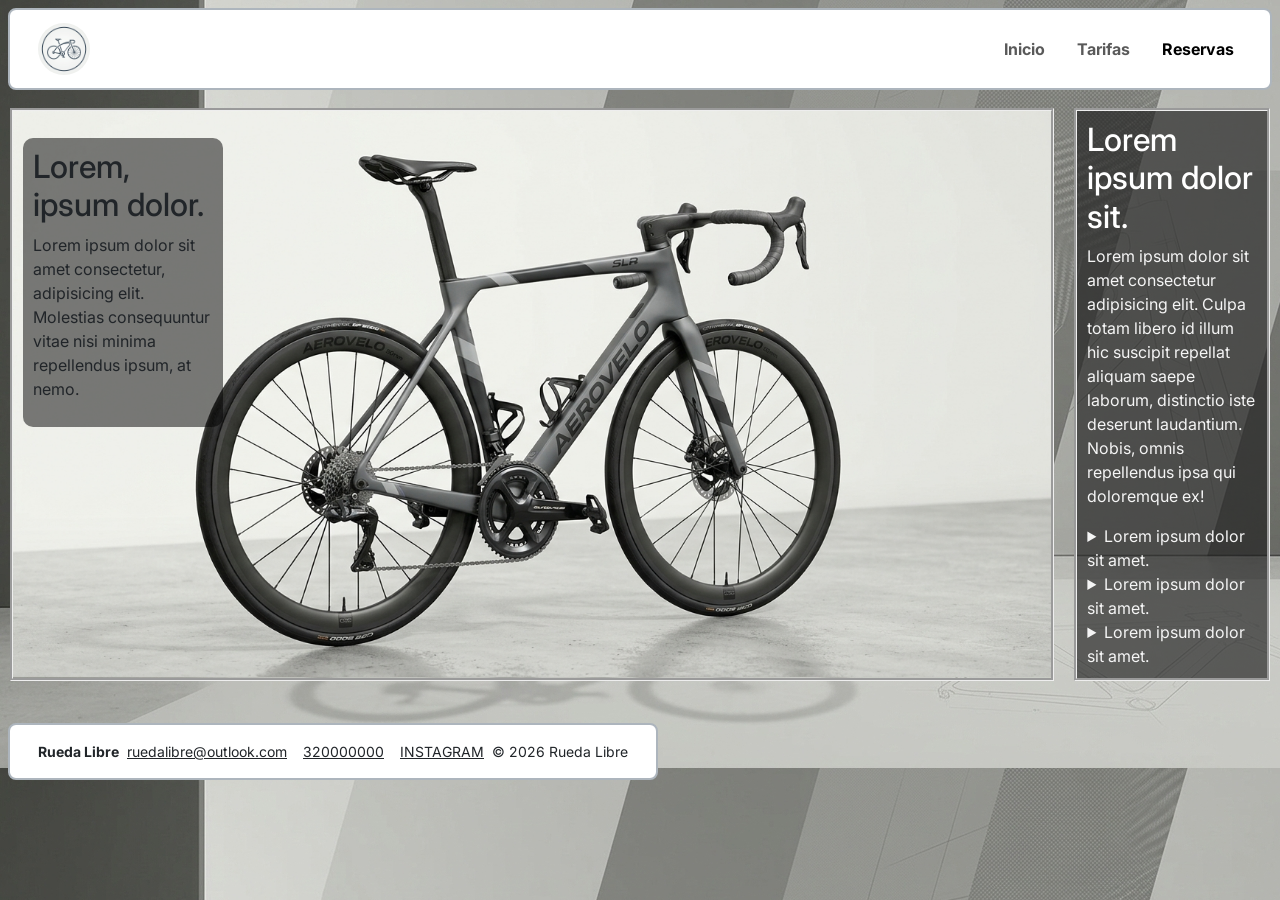
<file: index.html>
<!DOCTYPE html>
<html lang="en">
<head>
    <meta charset="UTF-8">
    <meta name="viewport" content="width=device-width, initial-scale=1.0">
    <title>Rueda Libre </title>
    <link href="https://cdn.jsdelivr.net/npm/bootstrap@5.3.3/dist/css/bootstrap.min.css" rel="stylesheet">
    <link rel="stylesheet" href="./style/style.css">
    <link rel="icon" type="icon-img" href="./img/icon-img.jpeg">
    <link rel="preconnect" href="https://fonts.googleapis.com">
    <link rel="preconnect" href="https://fonts.gstatic.com" crossorigin>
    <link href="https://fonts.googleapis.com/css2?family=Inter:wght@400;500;600;700;800&family=Roboto+Mono:wght@400;500&display=swap" rel="stylesheet">
    <link rel="stylesheet" href="https://cdnjs.cloudflare.com/ajax/libs/font-awesome/6.7.2/css/all.min.css">
  

</head>
<body>

    <header class="p-2">
    <nav class="navbar navbar-expand-md bg-white border border-2 border-dark-subtle rounded-3 px-3">
    <div class="container-fluid">

      <a class="navbar-brand" href="../index.html">
        <img src="../img/icon-img.jpeg" alt="Logo de la página"
             width="52" height="52" class="rounded-circle object-fit-cover">
      </a>

      <button class="navbar-toggler" type="button"
              data-bs-toggle="collapse" data-bs-target="#menu"
              aria-controls="menu" aria-expanded="false" aria-label="Abrir menú">
        <span class="navbar-toggler-icon"></span>
      </button>

      <div class="collapse navbar-collapse" id="menu">
        <ul class="navbar-nav ms-auto gap-md-3">
          <li class="nav-item">
            <a class="nav-link fw-bold" href="./index.html">Inicio</a>
          </li>
          <li class="nav-item">
            <a class="nav-link fw-bold" href="./page/tarifas.html">Tarifas</a>
          </li>
          <li class="nav-item">
            <a class="nav-link fw-bold active" aria-current="page" href="./page/reservas.html">Reservas</a>
          </li>
        </ul>
      </div>

    </div>
    </nav>
    </header>

    <main>
        <section class="container-img">
            <img id="img-pr" src="./img/img-bike.jpeg" alt="Imagen de la presentacion de la bicicleta">
            <div class="text-img">
                <h2>Lorem, ipsum dolor.</h2>
                <p>Lorem ipsum dolor sit amet consectetur, adipisicing elit. Molestias consequuntur vitae nisi minima repellendus ipsum, at nemo.</p>

            </div>
            

        </section>
        <aside>
            <h2>Lorem ipsum dolor sit.</h2>
            <p>Lorem ipsum dolor sit amet consectetur adipisicing elit. Culpa totam libero id illum hic suscipit repellat aliquam saepe laborum, distinctio iste deserunt laudantium. Nobis, omnis repellendus ipsa qui doloremque ex!</p>
            <details>
                <summary>Lorem ipsum dolor sit amet.</summary>
                <p>Lorem ipsum dolor sit amet consectetur adipisicing elit. Tempore, quam?</p>
            </details>
            <details>
                <summary>Lorem ipsum dolor sit amet.</summary>
                <p>Lorem ipsum dolor sit amet consectetur adipisicing elit. Tempore, quam?</p>
            </details>
            <details>
                <summary>Lorem ipsum dolor sit amet.</summary>
                <p>Lorem ipsum dolor sit amet consectetur adipisicing elit. Tempore, quam?</p>
            </details>

        </aside>

    </main>
    <footer class="p-2 mt-4">
  <div class="bg-white text-dark border border-2 border-dark-subtle rounded-3 px-3 py-3">
    <div class="container-fluid d-flex flex-column flex-md-row justify-content-between align-items-center gap-2 small">

      <span class="fw-bold">Rueda Libre</span>

      <ul class="list-unstyled d-flex flex-wrap justify-content-center gap-3 mb-0">
        <li><a class="link-dark" href="mailto:correo@ejemplo.com">ruedalibre@outlook.com</a></li>
        <li><a class="link-dark" href="tel:+570000000000">320000000</a></li>
        <li><a class="link-dark" href="#">INSTAGRAM</a></li>
      </ul>

      <span>© 2026 Rueda Libre </span>

    </div>
  </div>
</footer>



    
</body>
</html>
</file>
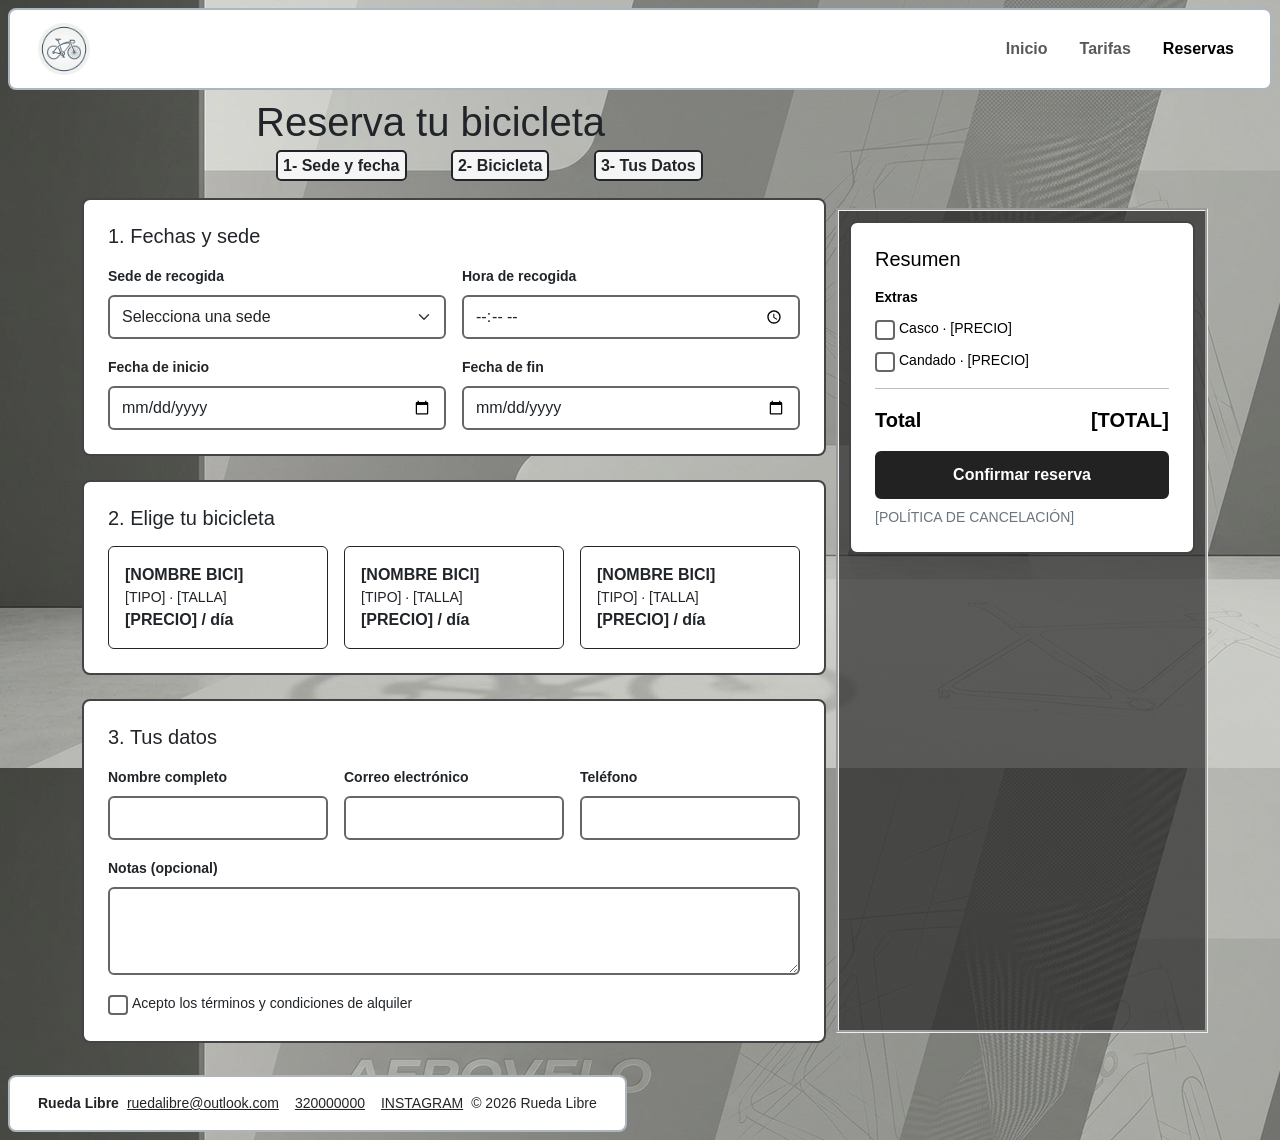
<file: page/reservas.html>
<!DOCTYPE html>
<html lang="en">
<head>
    <meta charset="UTF-8">
    <meta name="viewport" content="width=device-width, initial-scale=1.0">
    <title>Reservas</title>
    
    <link href="https://cdn.jsdelivr.net/npm/bootstrap@5.3.3/dist/css/bootstrap.min.css" rel="stylesheet">
   
    <style>
    .caja {
      border: 2px solid #444;
      border-radius: 8px;
      background: #fff;
    }
    .form-control,
    .form-select {
      border: 2px solid #666;
      border-radius: 6px;
      min-height: 44px;
    }
    .form-label { font-weight: 700; font-size: .875rem; }
    .form-check-input { width: 1.25rem; height: 1.25rem; border: 2px solid #666; }
    .btn-reservar {
      background: #222; color: #fff;
      border: 2px solid #222; border-radius: 6px;
      min-height: 48px; font-weight: 700;
    }
    .btn-reservar:hover { background: #000; color: #fff; }
  </style>
   <link rel="stylesheet" href="../style/style.css">
</head>
<body>
    <header class="p-2">
    <nav class="navbar navbar-expand-md bg-white border border-2 border-dark-subtle rounded-3 px-3">
    <div class="container-fluid">

      <a class="navbar-brand" href="../index.html">
        <img src="../img/icon-img.jpeg" alt="Logo de la página"
             width="52" height="52" class="rounded-circle object-fit-cover">
      </a>

      <button class="navbar-toggler" type="button"
              data-bs-toggle="collapse" data-bs-target="#menu"
              aria-controls="menu" aria-expanded="false" aria-label="Abrir menú">
        <span class="navbar-toggler-icon"></span>
      </button>

      <div class="collapse navbar-collapse" id="menu">
        <ul class="navbar-nav ms-auto gap-md-3">
          <li class="nav-item">
            <a class="nav-link fw-bold" href="../index.html">Inicio</a>
          </li>
          <li class="nav-item">
            <a class="nav-link fw-bold" href="./tarifas.html">Tarifas</a>
          </li>
          <li class="nav-item">
            <a class="nav-link fw-bold active" aria-current="page" href="./reservas.html">Reservas</a>
          </li>
        </ul>
      </div>

    </div>
    </nav>
    </header>
        <div style=" font-weight: bold;
    margin-left: 20vw;
    gap: 20px;">
            <h1>Reserva tu bicicleta</h1>
            <span style="margin: 20px;
    padding: 5px;
    border: 2px solid ;
    border-radius: 5px;
    background-color: #F5F5F5">1- Sede y fecha</span>
            <span style="margin: 20px;
    padding: 5px;
    border: 2px solid ;
    border-radius: 5px;
    background-color: #F5F5F5">2- Bicicleta</span>
            <span style="margin: 20px;
    padding: 5px;
    border: 2px solid ;
    border-radius: 5px;
    background-color: #F5F5F5">3- Tus Datos</span>
        </div>
    
    <main class="container py-4<">
      
        

    <form action="#" method="post" novalidate>
      <div id="contenedor-form">

        <div class="col-lg-8">

          <section class="caja p-4 mb-4" id="fechas">
            <h2 class="h5 mb-3">1. Fechas y sede</h2>
            <div class="row g-3">
              <div class="col-md-6">
                <label for="sede" class="form-label">Sede de recogida</label>
                <select id="sede" name="sede" class="form-select" required>
                  <option value="" selected>Selecciona una sede</option>
                  <option value="1">[SEDE 1]</option>
                  <option value="2">[SEDE 2]</option>
                </select>
              </div>
              <div class="col-md-6">
                <label for="hora" class="form-label">Hora de recogida</label>
                <input type="time" id="hora" name="hora" class="form-control" required>
              </div>
              <div class="col-md-6">
                <label for="inicio" class="form-label">Fecha de inicio</label>
                <input type="date" id="inicio" name="inicio" class="form-control" required>
              </div>
              <div class="col-md-6">
                <label for="fin" class="form-label">Fecha de fin</label>
                <input type="date" id="fin" name="fin" class="form-control" required>
              </div>
            </div>
          </section>

          <section class="caja p-4 mb-4" id="bicicleta">
            <h2 class="h5 mb-3">2. Elige tu bicicleta</h2>
            <div class="row g-3">

              <div class="col-sm-6 col-xl-4">
                <input type="radio" class="btn-check" name="bici" id="bici1" value="1" required>
                <label class="btn btn-outline-dark w-100 text-start p-3" for="bici1">
                  <strong class="d-block">[NOMBRE BICI]</strong>
                  <span class="small d-block">[TIPO] · [TALLA]</span>
                  <strong>[PRECIO] / día</strong>
                </label>
              </div>

              <div class="col-sm-6 col-xl-4">
                <input type="radio" class="btn-check" name="bici" id="bici2" value="2">
                <label class="btn btn-outline-dark w-100 text-start p-3" for="bici2">
                  <strong class="d-block">[NOMBRE BICI]</strong>
                  <span class="small d-block">[TIPO] · [TALLA]</span>
                  <strong>[PRECIO] / día</strong>
                </label>
              </div>

              <div class="col-sm-6 col-xl-4">
                <input type="radio" class="btn-check" name="bici" id="bici3" value="3">
                <label class="btn btn-outline-dark w-100 text-start p-3" for="bici3">
                  <strong class="d-block">[NOMBRE BICI]</strong>
                  <span class="small d-block">[TIPO] · [TALLA]</span>
                  <strong>[PRECIO] / día</strong>
                </label>
              </div>

            </div>
          </section>

          <section class="caja p-4" id="datos">
            <h2 class="h5 mb-3">3. Tus datos</h2>
            <div class="row g-3">
              <div class="col-md-4">
                <label for="nombre" class="form-label">Nombre completo</label>
                <input type="text" id="nombre" name="nombre" class="form-control" autocomplete="name" required>
              </div>
              <div class="col-md-4">
                <label for="correo" class="form-label">Correo electrónico</label>
                <input type="email" id="correo" name="correo" class="form-control" autocomplete="email" required>
              </div>
              <div class="col-md-4">
                <label for="telefono" class="form-label">Teléfono</label>
                <input type="tel" id="telefono" name="telefono" class="form-control" autocomplete="tel" required>
              </div>
              <div class="col-12">
                <label for="notas" class="form-label">Notas (opcional)</label>
                <textarea id="notas" name="notas" class="form-control" rows="3"></textarea>
              </div>
              <div class="col-12">
                <div class="form-check">
                  <input class="form-check-input" type="checkbox" id="terminos" name="terminos" required>
                  <label class="form-check-label small" for="terminos">
                    Acepto los términos y condiciones de alquiler
                  </label>
                </div>
              </div>
            </div>
          </section>
        </div>

        <aside class="col-lg-4 c" >
          <div class="caja p-4 sticky-lg-top" style="top: 1rem; color: #000;">
            <h2 class="h5 mb-3">Resumen</h2>

            <p class="small fw-bold mb-2">Extras</p>
            <div class="form-check mb-2">
              <input class="form-check-input" type="checkbox" id="casco" name="extras" value="casco">
              <label class="form-check-label small" for="casco">Casco · [PRECIO]</label>
            </div>
            <div class="form-check mb-3">
              <input class="form-check-input" type="checkbox" id="candado" name="extras" value="candado">
              <label class="form-check-label small" for="candado">Candado · [PRECIO]</label>
            </div>

            <hr>
            <div class="d-flex justify-content-between fs-5 fw-bold mb-3">
              <span>Total</span><span>[TOTAL]</span>
            </div>

            <button type="button" class="btn btn-reservar w-100">Confirmar reserva</button>
            <p class="small text-secondary mt-2 mb-0">[POLÍTICA DE CANCELACIÓN]</p>
          </div>
        </aside>

      </div>
    </form>
    
    </main>
    <footer class="p-2 mt-4">
  <div class="bg-white text-dark border border-2 border-dark-subtle rounded-3 px-3 py-3">
    <div class="container-fluid d-flex flex-column flex-md-row justify-content-between align-items-center gap-2 small">

      <span class="fw-bold">Rueda Libre</span>

      <ul class="list-unstyled d-flex flex-wrap justify-content-center gap-3 mb-0">
        <li><a class="link-dark" href="mailto:correo@ejemplo.com">ruedalibre@outlook.com</a></li>
        <li><a class="link-dark" href="tel:+570000000000">320000000</a></li>
        <li><a class="link-dark" href="#">INSTAGRAM</a></li>
      </ul>

      <span>© 2026 Rueda Libre </span>

    </div>
  </div>
</footer>


  

    
    <script src="https://cdn.jsdelivr.net/npm/bootstrap@5.3.3/dist/js/bootstrap.bundle.min.js"></script>
</body>
</html>
</file>
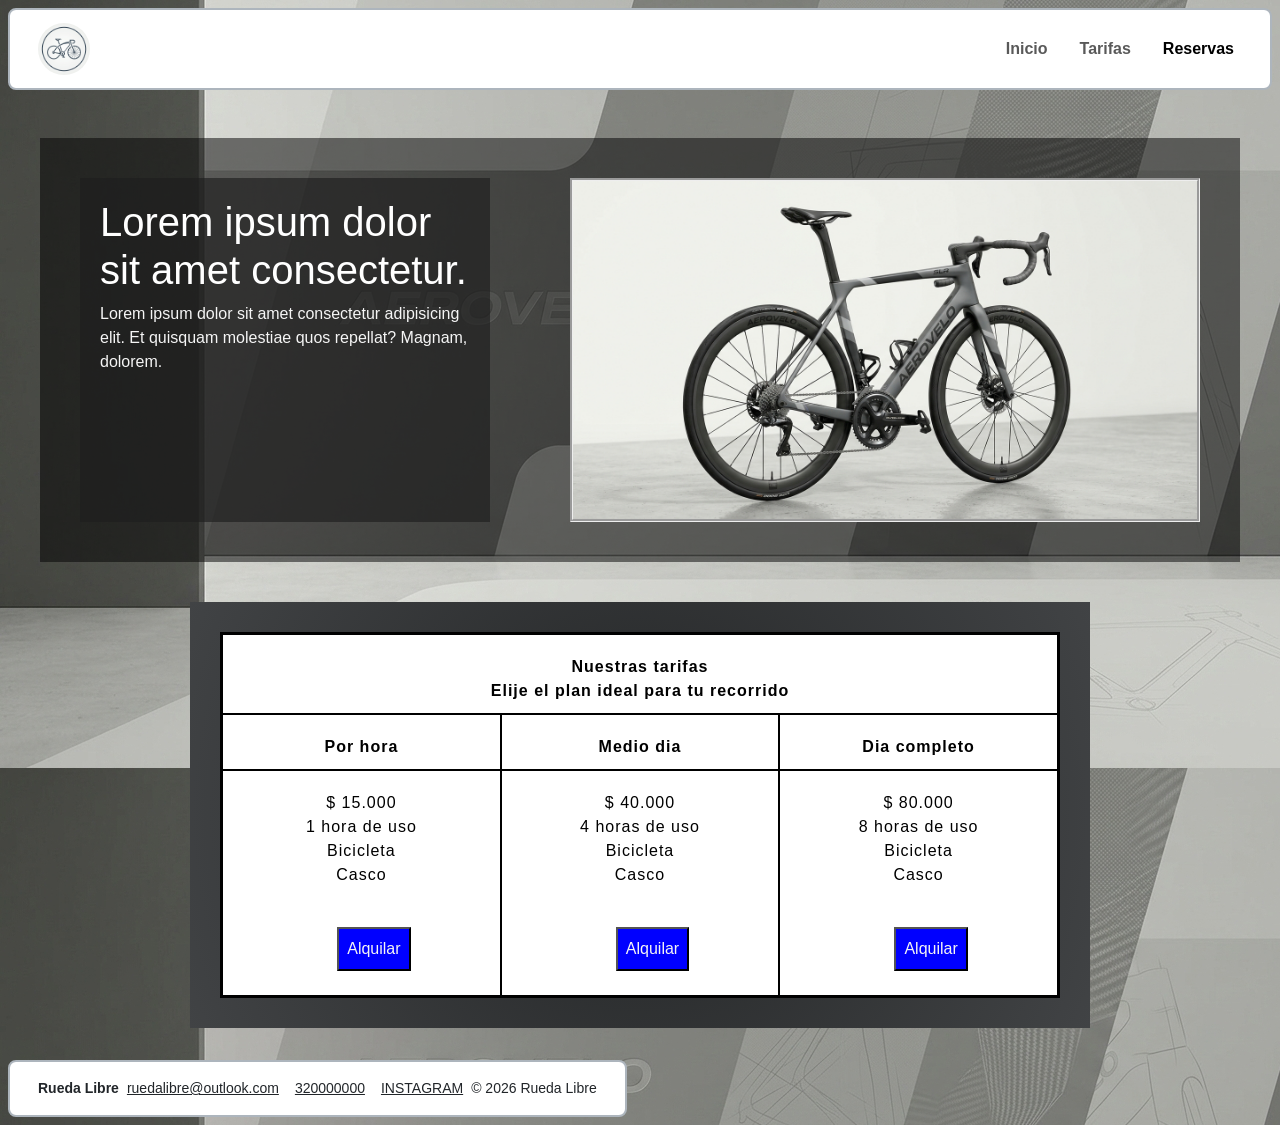
<file: page/tarifas.html>
<!DOCTYPE html>
<html lang="en">
<head>
    <meta charset="UTF-8">
    <meta name="viewport" content="width=device-width, initial-scale=1.0">
    <link href="https://cdn.jsdelivr.net/npm/bootstrap@5.3.3/dist/css/bootstrap.min.css" rel="stylesheet">
    <link rel="stylesheet" href="../style/style.css">
    <link rel="icon" type="icon-img" href="./img/icon-img.jpeg">
    
    <title>Tarifas || Bicicletas</title>
</head>
<body>
    <header class="p-2">
    <nav class="navbar navbar-expand-md bg-white border border-2 border-dark-subtle rounded-3 px-3">
    <div class="container-fluid">

      <a class="navbar-brand" href="../index.html">
        <img src="../img/icon-img.jpeg" alt="Logo de la página"
             width="52" height="52" class="rounded-circle object-fit-cover">
      </a>

      <button class="navbar-toggler" type="button"
              data-bs-toggle="collapse" data-bs-target="#menu"
              aria-controls="menu" aria-expanded="false" aria-label="Abrir menú">
        <span class="navbar-toggler-icon"></span>
      </button>

      <div class="collapse navbar-collapse" id="menu">
        <ul class="navbar-nav ms-auto gap-md-3">
          <li class="nav-item">
            <a class="nav-link fw-bold" href="../index.html">Inicio</a>
          </li>
          <li class="nav-item">
            <a class="nav-link fw-bold" href="./tarifas.html">Tarifas</a>
          </li>
          <li class="nav-item">
            <a class="nav-link fw-bold active" aria-current="page" href="./reservas.html">Reservas</a>
          </li>
        </ul>
      </div>

    </div>
    </nav>
    </header>
    <main id="main-tarifas">
        <section class="presentacion-tarifas">
            <img class="img-tarifas" src="../img/img-bike.jpeg" alt="">
            <div class="content-tarifas-img">
                <h1>Lorem ipsum dolor sit amet consectetur.</h1>
                <p>Lorem ipsum dolor sit amet consectetur adipisicing elit. Et quisquam molestiae quos repellat? Magnam, dolorem.</p>
            </div>

        </section>
        <section class="table-st">
            <table>
                <thead>
                    <tr>
                        <th scope="row" colspan="3"><Strong>Nuestras tarifas</Strong> <br> Elije el plan ideal para tu recorrido</th>
                    </tr>
                    <tr>
                        <th scope="col">Por hora </th>
                        <th scope="col">Medio dia</th>
                        <th scope="col">Dia completo</th>
                    </tr>
                </thead>
                <tbody>
                    <tr>
                        <td>
                            $ 15.000 <br>
                            1 hora de uso <br>
                            Bicicleta <br>
                            Casco <br>

                            <button class="button-table" type="button">Alquilar</button>
                        </td>
    
                        <td>
                            $ 40.000 <br>
                            4 horas de uso <br>
                            Bicicleta <br>
                            Casco <br>
                            

                            <button class="button-table" type="button">Alquilar</button>
                        </td>
                        <td>
                            $ 80.000 <br>
                            8 horas de uso <br>
                            Bicicleta <br>
                            Casco <br>
                            

                            <button class="button-table" type="button">Alquilar</button>
                        </td>
                       
            
                    </tr>

                    <tr>
                        
                        
                       
                    </tr>
                </tbody>


            </table>
        </section>
        
    </main>
    <footer class="p-2 mt-4">
  <div class="bg-white text-dark border border-2 border-dark-subtle rounded-3 px-3 py-3">
    <div class="container-fluid d-flex flex-column flex-md-row justify-content-between align-items-center gap-2 small">

      <span class="fw-bold">Rueda Libre</span>

      <ul class="list-unstyled d-flex flex-wrap justify-content-center gap-3 mb-0">
        <li><a class="link-dark" href="mailto:correo@ejemplo.com">ruedalibre@outlook.com</a></li>
        <li><a class="link-dark" href="tel:+570000000000">320000000</a></li>
        <li><a class="link-dark" href="#">INSTAGRAM</a></li>
      </ul>

      <span>© 2026 Rueda Libre </span>

    </div>
  </div>
</footer>

    
</body>
</html>
</file>
<file: style/style.css>
body {
    background-image: url('../img/background-img.jpeg');
    font-family: 'Inter', sans-serif;
    


}

.navbar {
    display: flex;
    border-style: groove;
    justify-content: space-between;
    border-radius: 10px;
    background-color: rgba(0, 0, 0, 0.5);

}
#img {
    width: 40px;
    height: auto;
    border-radius: 50%;
    padding: 20px;
    

}
.nav-items {
    display: flex;
    padding: 20px;
    list-style-type: none;
    

    
}
.nav-items a {
    justify-content: center;
    padding: 10px;
    text-decoration: none;
    color:#F5F5F5;
    font-family: 'Inter', sans-serif;
    font-size: large;
    font-weight: bold;

    
}
.nav-items a:hover {
    color: blue;
}
#img-pr {
    width: 100%;
    height: auto;
    display: block;
}

.container-img{
    border-style: groove;
    position: relative;
    display: inline-grid;
    margin: 10px;
    
}
.text-img {

    position: absolute;
    top: 3%;
    width: 200px;
    height: auto;
    padding: 10px;
    background-color: rgba(0, 0, 0, 0.5);
    border-radius: 10px;
    margin: 10px;




}
main{
    display: flex;
    flex-direction: row;
    justify-content: space-between;
    
}
main aside{
    width: 20vw;
    background-color: rgba(30, 30, 30, 0.65);
    margin: 10px;
    border-style: groove;
    padding: 10px;
    color: #F5F5F5;
}
aside h2 {
    color: #FFFFFF;
}
aside details :hover{
    color: grey;

}
footer {
    display: flex;
    justify-content: space-between;
}

.direction-ul{
    padding-right: 100px;
    

}

.redes-ul li a {
    color: #F5F5F5;
    flex-direction: column;
    display: flex;
    text-decoration: none;
}
    
    
.redes-ul li {
    list-style-type: none;
    padding: 50px;
}
table {
    border: 3px solid black;
    border-collapse: collapse;
    letter-spacing: 1px;
    margin: 30px;
    text-align: center;
    width: 100%;
    height:100%;
    background: #fff;
}
th,
td {
    border: 2px solid black;
    color: black;
    padding: 10px;
    padding-top: 20px;
   
   
}
.button-table {
    padding: 8px;
    margin: 15px;
   margin-left: 40px;
   margin-top: 40px;
   background-color: blue;
   color: #F5F5F5;
}

.table-st{

    display: flex;
    height: 40;
    width: 100vh;
    align-self: center;
    background: radial-gradient(circle, #232526 0%, #414345 100%);



    
    

}
.img-tarifas {
    width: 70vh;
    height: auto;
    aspect-ratio:1408 / 768;
    margin: 40px;
    border-style: groove;
   
}
.presentacion-tarifas {
    background-color: rgba(0, 0, 0, 0.5);
    margin: 40px;
    display: flex;
    flex-direction: row-reverse;
    justify-content: space-between;

}
#main-tarifas {
    display: flex;
    flex-direction: column;
}
.content-tarifas-img {
    margin: 40px;
    background-color: rgba(30, 30, 30, 0.65);
    color: #F5F5F5;
    padding: 20px;
}
.content-tarifas-img h1{
    color: #FFFFFF;

    
    

}
tbody{
    margin-top: 10px;
}


#contenedor-form {
    display: flex;
    justify-content: space-between;
    margin-top: 20px;
}
</file>
